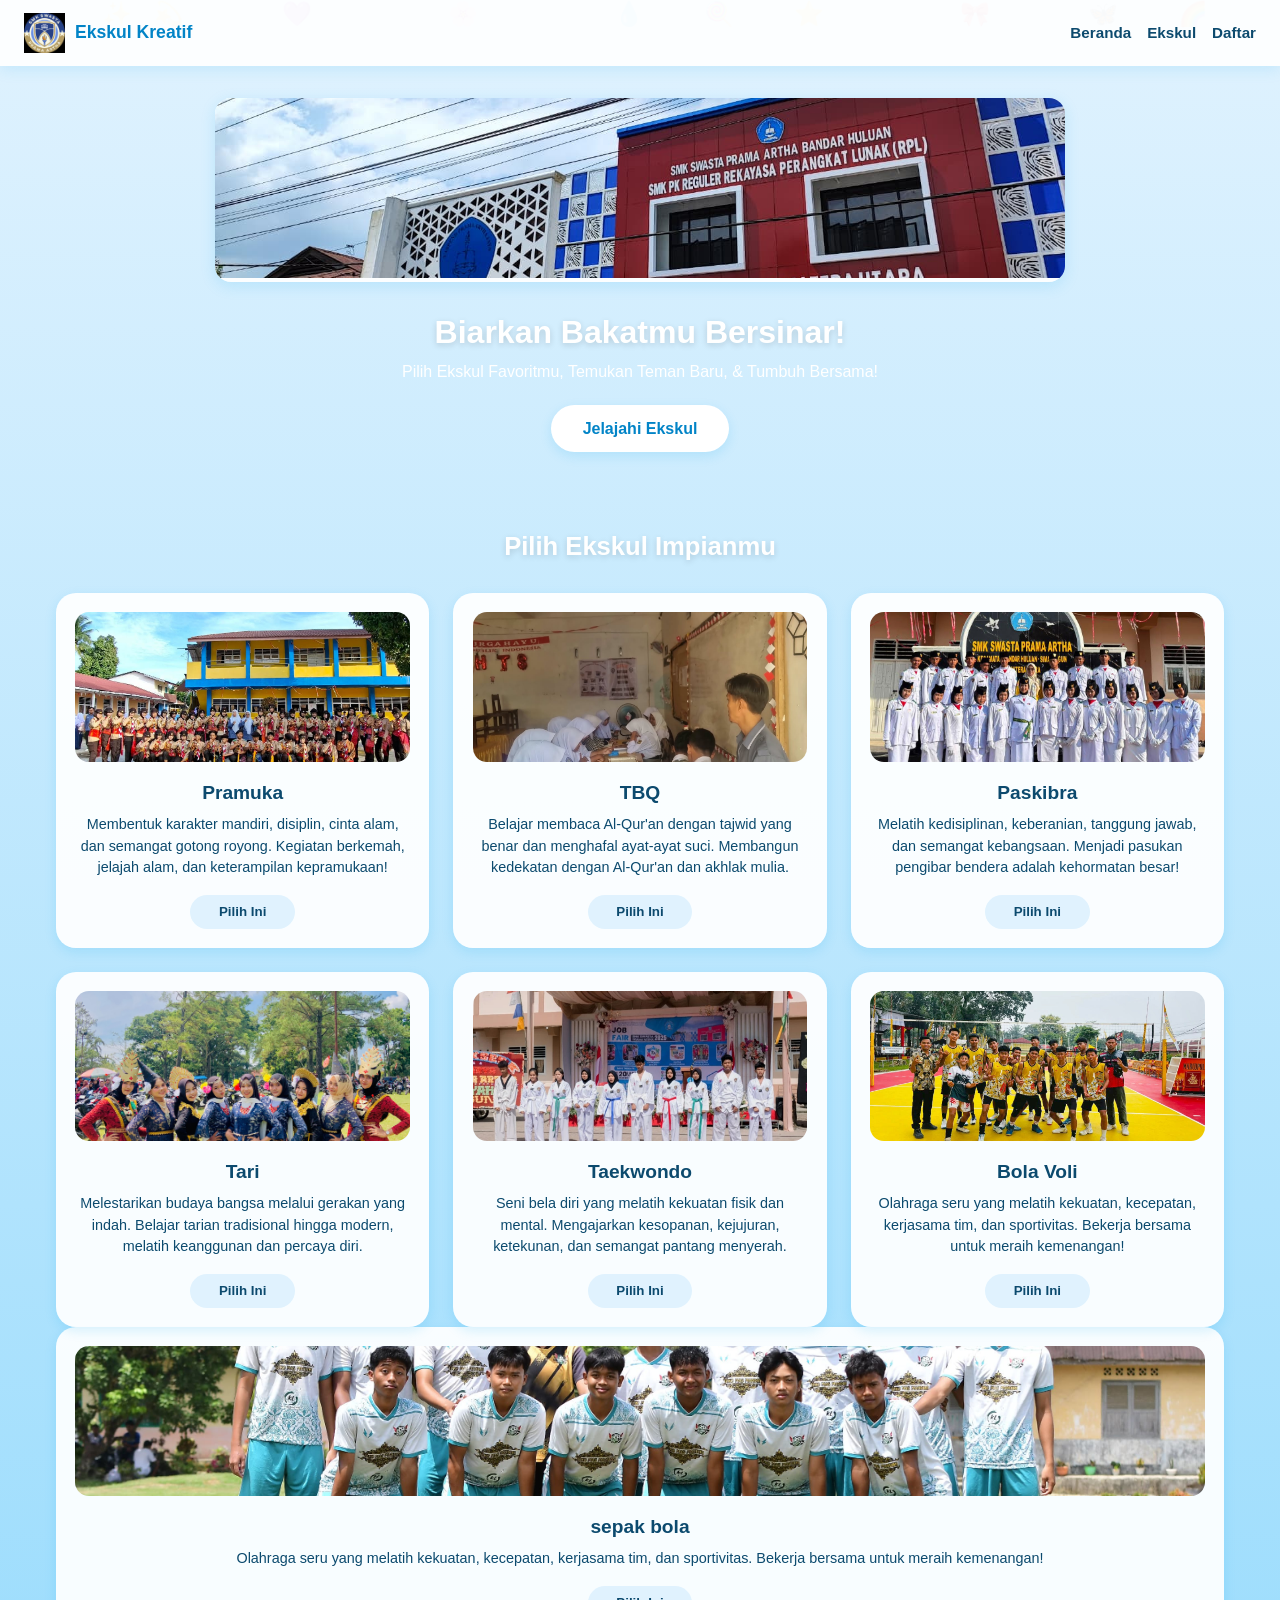
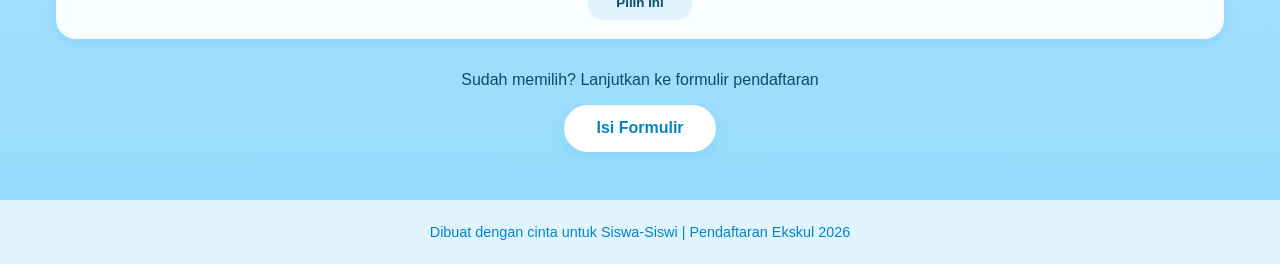
<file: index.html>
<!DOCTYPE html>
<html lang="id">
<head>
    <meta charset="UTF-8">
    <meta name="viewport" content="width=device-width, initial-scale=1.0">
    <title>Pendaftaran Ekskul Sekolah</title>
    <link rel="stylesheet" href="css/style.css">
</head>
<body>
    <div class="bubbles">
        <span>✨</span><span>💜</span><span>🌸</span><span>💧</span><span>⭐</span>
        <span>🎀</span><span>🦋</span><span>💫</span><span>🍭</span><span>🌈</span>
    </div>

    <nav class="navbar">
        <div class="logo-container">
            <img src="asset/image/logo.png" alt="Logo Sekolah" class="logo-img">
            <span class="logo-text">Ekskul Kreatif</span>
        </div>
        <ul class="nav-links">
            <li><a href="#beranda">Beranda</a></li>
            <li><a href="#daftar-ekskul">Ekskul</a></li>
            <li><a href="form.html">Daftar</a></li>
        </ul>
    </nav>

    <section class="hero" id="beranda">
        <div class="banner-container">
            <img src="asset/image/banner.jpg" alt="Banner Sekolah" class="banner-img">
        </div>
        <h1>Biarkan Bakatmu Bersinar!</h1>
        <p class="sub-judul">Pilih Ekskul Favoritmu, Temukan Teman Baru, & Tumbuh Bersama!</p>
        <a href="#daftar-ekskul" class="tombol-utama">Jelajahi Ekskul</a>
    </section>

    <section class="ekskul-section" id="daftar-ekskul">
        <h2 class="bagian-judul">Pilih Ekskul Impianmu</h2>
        <div class="grid-ekskul">
            <div class="kartu-ekskul">
                <img src="asset/image/pramuka.jpg" alt="Pramuka" class="gambar-ekskul">
                <h3>Pramuka</h3>
                <p class="deskripsi">Membentuk karakter mandiri, disiplin, cinta alam, dan semangat gotong royong. Kegiatan berkemah, jelajah alam, dan keterampilan kepramukaan!</p>
                <button class="tombol-pilih" data-nama="Pramuka">Pilih Ini</button>
            </div>

            <div class="kartu-ekskul">
                <img src="asset/image/tbq.jpg" alt="TBQ" class="gambar-ekskul">
                <h3>TBQ</h3>
                <p class="deskripsi">Belajar membaca Al-Qur'an dengan tajwid yang benar dan menghafal ayat-ayat suci. Membangun kedekatan dengan Al-Qur'an dan akhlak mulia.</p>
                <button class="tombol-pilih" data-nama="TBQ">Pilih Ini</button>
            </div>

            <div class="kartu-ekskul">
                <img src="asset/image/paskibra.jpg" alt="Paskibra" class="gambar-ekskul">
                <h3>Paskibra</h3>
                <p class="deskripsi">Melatih kedisiplinan, keberanian, tanggung jawab, dan semangat kebangsaan. Menjadi pasukan pengibar bendera adalah kehormatan besar!</p>
                <button class="tombol-pilih" data-nama="Paskibra">Pilih Ini</button>
            </div>

            <div class="kartu-ekskul">
                <img src="asset/image/tari.jpg" alt="Tari" class="gambar-ekskul">
                <h3>Tari</h3>
                <p class="deskripsi">Melestarikan budaya bangsa melalui gerakan yang indah. Belajar tarian tradisional hingga modern, melatih keanggunan dan percaya diri.</p>
                <button class="tombol-pilih" data-nama="Tari">Pilih Ini</button>
            </div>

            <div class="kartu-ekskul">
                <img src="asset/image/taekwondo.jpg" alt="Taekwondo" class="gambar-ekskul">
                <h3>Taekwondo</h3>
                <p class="deskripsi">Seni bela diri yang melatih kekuatan fisik dan mental. Mengajarkan kesopanan, kejujuran, ketekunan, dan semangat pantang menyerah.</p>
                <button class="tombol-pilih" data-nama="Taekwondo">Pilih Ini</button>
            </div>

            <div class="kartu-ekskul">
                <img src="asset/image/voli.jpg" alt="Bola Voli" class="gambar-ekskul">
                <h3>Bola Voli</h3>
                <p class="deskripsi">Olahraga seru yang melatih kekuatan, kecepatan, kerjasama tim, dan sportivitas. Bekerja bersama untuk meraih kemenangan!</p>
                <button class="tombol-pilih" data-nama="Voli">Pilih Ini</button>
            </div>
        </div>
    
      <div class="kartu-ekskul">
                <img src="asset/image/sepakbola.jpg" alt="sepak bola" class="gambar-ekskul">
                <h3>sepak bola</h3>
                <p class="deskripsi">Olahraga seru yang melatih kekuatan, kecepatan, kerjasama tim, dan sportivitas. Bekerja bersama untuk meraih kemenangan!</p>
                <button class="tombol-pilih" data-nama="Voli">Pilih Ini</button>
            </div>
        </div>
        
        <div style="text-align: center; margin-top: 2rem;">
            <p style="margin-bottom: 1rem;">Sudah memilih? Lanjutkan ke formulir pendaftaran</p>
            <a href="form.html" class="tombol-utama">Isi Formulir</a>
        </div>
    </section>

    <footer>
        <p>Dibuat dengan cinta untuk Siswa-Siswi | Pendaftaran Ekskul 2026</p>
    </footer>

    <script src="js/script.js"></script>
</body>
</html>
</file>
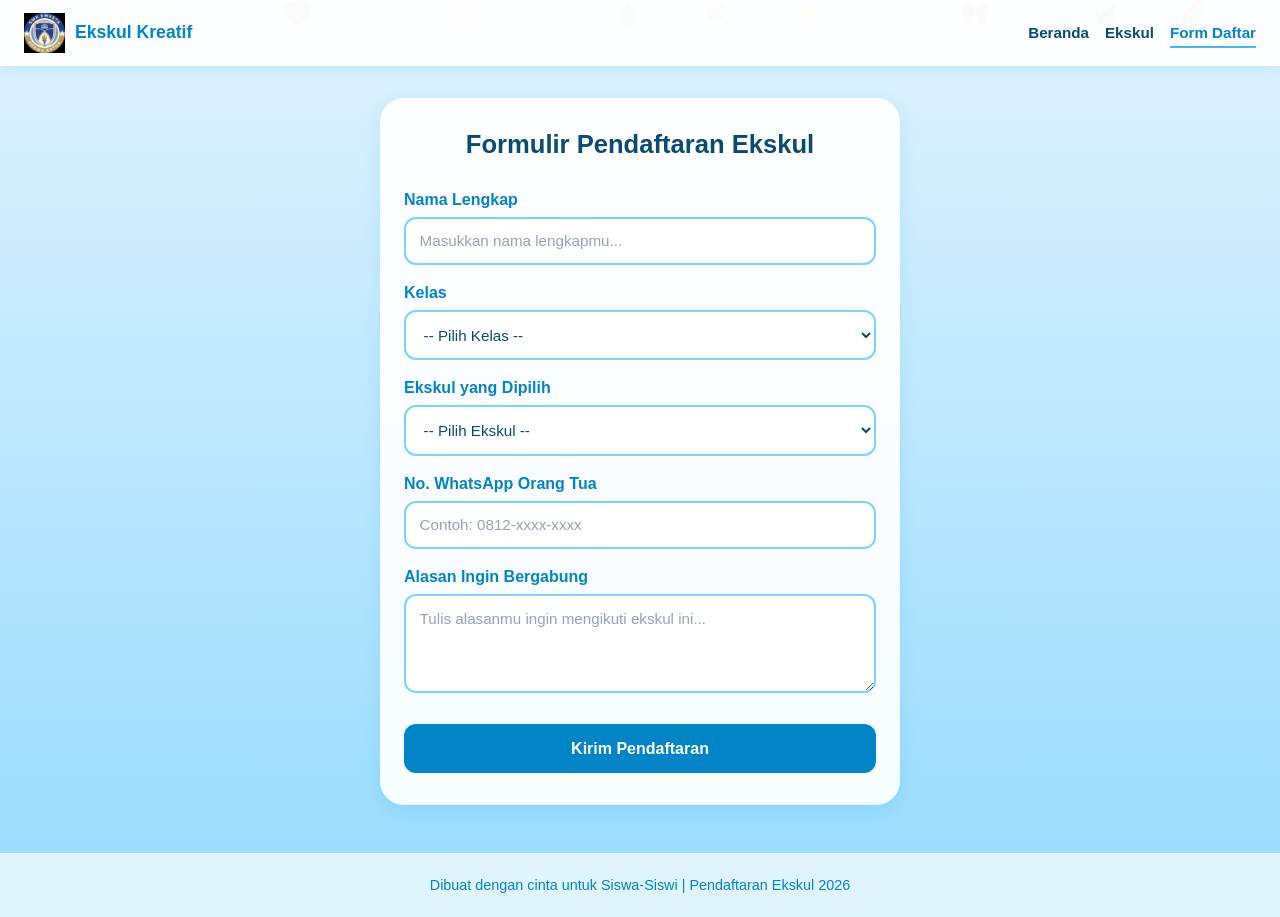
<file: form.html>
<!DOCTYPE html>
<html lang="id">
<head>
    <meta charset="UTF-8">
    <meta name="viewport" content="width=device-width, initial-scale=1.0">
    <title>Form Pendaftaran Ekskul</title>
    <link rel="stylesheet" href="css/style.css">
</head>
<body>
    <div class="bubbles">
        <span>✨</span><span>💜</span><span>🌸</span><span>💧</span><span>⭐</span>
        <span>🎀</span><span>🦋</span><span>💫</span><span>🍭</span><span>🌈</span>
    </div>

    <nav class="navbar">
        <div class="logo-container">
            <img src="asset/image/logo.png" alt="Logo Sekolah" class="logo-img">
            <span class="logo-text">Ekskul Kreatif</span>
        </div>
        <ul class="nav-links">
            <li><a href="index.html">Beranda</a></li>
            <li><a href="index.html#daftar-ekskul">Ekskul</a></li>
            <li><a href="form.html" class="aktif">Form Daftar</a></li>
        </ul>
    </nav>

    <section class="form-section">
        <h2 class="bagian-judul">Formulir Pendaftaran Ekskul</h2>
        
        <form id="form-pendaftaran">
            <div class="grup-input">
                <label>Nama Lengkap</label>
                <input type="text" id="nama-siswa" placeholder="Masukkan nama lengkapmu..." required>
            </div>

            <div class="grup-input">
                <label>Kelas</label>
                <select id="kelas" required>
                    <option value="">-- Pilih Kelas --</option>
                    <option value="1">Kelas 1</option>
                    <option value="2">Kelas 2</option>
                    <option value="3">Kelas 3</option>
                    <option value="4">Kelas 4</option>
                    <option value="5">Kelas 5</option>
                    <option value="6">Kelas 6</option>
                </select>
            </div>

            <div class="grup-input">
                <label>Ekskul yang Dipilih</label>
                <select id="ekskul-pilihan" required>
                    <option value="">-- Pilih Ekskul --</option>
                    <option value="Pramuka">Pramuka</option>
                    <option value="TBQ">TBQ</option>
                    <option value="Paskibra">Paskibra</option>
                    <option value="Tari">Tari</option>
                    <option value="Taekwondo">Taekwondo</option>
                    <option value="Voli">Bola Voli</option>
                </select>
            </div>

            <div class="grup-input">
                <label>No. WhatsApp Orang Tua</label>
                <input type="tel" id="wa-orangtua" placeholder="Contoh: 0812-xxxx-xxxx" required>
            </div>

            <div class="grup-input">
                <label>Alasan Ingin Bergabung</label>
                <textarea id="alasan" rows="4" placeholder="Tulis alasanmu ingin mengikuti ekskul ini..."></textarea>
            </div>

            <button type="submit" class="tombol-kirim">Kirim Pendaftaran</button>
        </form>

        <div id="pesan-berhasil" class="sembunyi">
            Terima kasih! Pendaftaranmu sudah terkirim! Kami akan segera menghubungi orang tua kamu.
        </div>
    </section>

    <footer>
        <p>Dibuat dengan cinta untuk Siswa-Siswi | Pendaftaran Ekskul 2026</p>
    </footer>

    <script src="js/script.js"></script>
</body>
</html>
</file>
<file: css/style.css>
:root {
    --biru-gelap: #0c4a6e;
    --biru-utama: #0284c7;
    --biru-terang: #38bdf8;
    --biru-muda: #7dd3fc;
    --biru-sangatmuda: #e0f2fe;
    --putih: #FFFFFF;
    --putih-transparan: rgba(255, 255, 255, 0.92);
    --teks-gelap: #0c4a6e;
    --bayangan: rgba(14, 165, 233, 0.15);
}

* {
    margin: 0;
    padding: 0;
    box-sizing: border-box;
    font-family: sans-serif;
}

body {
    background: linear-gradient(180deg, #e0f2fe, #7dd3fc, #38bdf8, #0284c7);
    background-size: 400% 400%;
    animation: latarBergerak 15s ease infinite;
    min-height: 100vh;
    color: var(--teks-gelap);
    position: relative;
}

@keyframes latarBergerak {
    0% { background-position: 0% 0%; }
    50% { background-position: 0% 100%; }
    100% { background-position: 0% 0%; }
}

.bubbles {
    position: fixed;
    width: 100%;
    height: 100%;
    top: 0;
    left: 0;
    pointer-events: none;
    z-index: 1;
}

.bubbles span {
    position: absolute;
    font-size: 1.5rem;
    animation: naikTurun 8s infinite ease-in-out;
    opacity: 0.25;
}

.bubbles span:nth-child(1) { left: 8%; animation-delay: 0s; }
.bubbles span:nth-child(2) { left: 22%; animation-delay: 1.2s; }
.bubbles span:nth-child(3) { left: 35%; animation-delay: 2.1s; }
.bubbles span:nth-child(4) { left: 48%; animation-delay: 0.6s; }
.bubbles span:nth-child(5) { left: 62%; animation-delay: 3.3s; }
.bubbles span:nth-child(6) { left: 75%; animation-delay: 1.8s; }
.bubbles span:nth-child(7) { left: 85%; animation-delay: 4.2s; }
.bubbles span:nth-child(8) { left: 12%; animation-delay: 2.8s; }
.bubbles span:nth-child(9) { left: 55%; animation-delay: 5.1s; }
.bubbles span:nth-child(10) { left: 92%; animation-delay: 3.6s; }

@keyframes naikTurun {
    0% { transform: translateY(110vh) scale(0.5); opacity: 0; }
    20% { opacity: 0.4; }
    100% { transform: translateY(-10vh) scale(1.2); opacity: 0; }
}

.navbar {
    position: sticky;
    top: 0;
    z-index: 100;
    background: rgba(255, 255, 255, 0.9);
    padding: 0.8rem 1.5rem;
    display: flex;
    justify-content: space-between;
    align-items: center;
    box-shadow: 0 2px 15px var(--bayangan);
}

.logo-container {
    display: flex;
    align-items: center;
    gap: 0.6rem;
}

.logo-img {
    height: 40px;
    width: auto;
}

.logo-text {
    font-size: 1.1rem;
    font-weight: bold;
    color: var(--biru-utama);
}

.nav-links {
    display: flex;
    list-style: none;
    gap: 1rem;
}

.nav-links a {
    text-decoration: none;
    color: var(--teks-gelap);
    font-weight: bold;
    font-size: 0.95rem;
    padding-bottom: 0.3rem;
}

.nav-links a:hover,
.nav-links a.aktif {
    color: var(--biru-utama);
    border-bottom: 2px solid var(--biru-terang);
}

.hero {
    text-align: center;
    padding: 2rem 1rem 3rem;
    position: relative;
    z-index: 2;
}

.banner-container {
    width: 100%;
    max-width: 850px;
    margin: 0 auto 2rem;
    border-radius: 16px;
    overflow: hidden;
    background: var(--putih-transparan);
    box-shadow: 0 4px 15px var(--bayangan);
}

.banner-img {
    width: 100%;
    height: 180px;
    object-fit: cover;
}

.hero h1 {
    font-size: 2rem;
    margin-bottom: 0.8rem;
    color: var(--putih);
    text-shadow: 0 2px 6px rgba(0, 0, 0, 0.15);
}

.sub-judul {
    font-size: 1rem;
    margin-bottom: 1.5rem;
    color: var(--putih);
}

.tombol-utama {
    display: inline-block;
    padding: 0.9rem 2rem;
    background: var(--putih);
    color: var(--biru-utama);
    font-weight: bold;
    border-radius: 50px;
    text-decoration: none;
    border: none;
    cursor: pointer;
    box-shadow: 0 4px 12px var(--bayangan);
}

.tombol-utama:hover {
    transform: translateY(-2px);
}

.ekskul-section {
    padding: 2rem 1rem 3rem;
    max-width: 1200px;
    margin: 0 auto;
    position: relative;
    z-index: 2;
}

.bagian-judul {
    text-align: center;
    font-size: 1.6rem;
    margin-bottom: 2rem;
    color: var(--putih);
    text-shadow: 0 2px 6px rgba(0, 0, 0, 0.15);
}

.grid-ekskul {
    display: grid;
    grid-template-columns: repeat(auto-fit, minmax(280px, 1fr));
    gap: 1.5rem;
}

.kartu-ekskul {
    background: var(--putih-transparan);
    border-radius: 20px;
    padding: 1.2rem;
    text-align: center;
    box-shadow: 0 4px 12px var(--bayangan);
}

.gambar-ekskul {
    width: 100%;
    height: 150px;
    object-fit: cover;
    border-radius: 14px;
    margin-bottom: 1rem;
}

.kartu-ekskul h3 {
    font-size: 1.2rem;
    margin-bottom: 0.6rem;
    color: var(--biru-gelap);
}

.deskripsi {
    font-size: 0.9rem;
    line-height: 1.5;
    margin-bottom: 1rem;
    color: var(--teks-gelap);
}

.tombol-pilih {
    padding: 0.6rem 1.8rem;
    background: var(--biru-sangatmuda);
    border: none;
    border-radius: 50px;
    font-weight: bold;
    color: var(--biru-gelap);
    cursor: pointer;
    transition: all 0.2s;
}

.tombol-pilih:hover {
    background: var(--biru-muda);
}

.tombol-pilih.terpilih {
    background: #a7f3d0;
}

.form-section {
    max-width: 520px;
    margin: 2rem auto 3rem;
    padding: 2rem 1.5rem;
    background: var(--putih-transparan);
    border-radius: 24px;
    box-shadow: 0 6px 18px var(--bayangan);
    position: relative;
    z-index: 2;
}

.form-section .bagian-judul {
    color: var(--biru-gelap);
    text-shadow: none;
}

.grup-input {
    margin-bottom: 1.2rem;
}

.grup-input label {
    display: block;
    margin-bottom: 0.5rem;
    font-weight: bold;
    color: var(--biru-utama);
}

.grup-input input,
.grup-input select,
.grup-input textarea {
    width: 100%;
    padding: 0.85rem;
    border: 2px solid var(--biru-muda);
    border-radius: 12px;
    font-size: 0.95rem;
    background: var(--putih);
    color: var(--teks-gelap);
}

.grup-input input::placeholder,
.grup-input textarea::placeholder {
    color: #94a3b8;
}

.grup-input input:focus,
.grup-input select:focus,
.grup-input textarea:focus {
    outline: none;
    border-color: var(--biru-utama);
    box-shadow: 0 0 0 3px rgba(56, 189, 248, 0.15);
}

.tombol-kirim {
    width: 100%;
    padding: 0.95rem;
    background: var(--biru-utama);
    border: none;
    border-radius: 12px;
    font-size: 1rem;
    font-weight: bold;
    color: var(--putih);
    cursor: pointer;
    margin-top: 0.5rem;
    transition: background 0.2s;
}

.tombol-kirim:hover {
    background: var(--biru-gelap);
}

.sembunyi {
    display: none;
}

#pesan-berhasil {
    margin-top: 1.2rem;
    padding: 1rem;
    background: #f0fdf4;
    border-radius: 12px;
    text-align: center;
    font-weight: bold;
    color: #166534;
}

footer {
    text-align: center;
    padding: 1.5rem;
    background: rgba(255, 255, 255, 0.7);
    color: var(--biru-utama);
    font-size: 0.9rem;
}

@media (max-width: 600px) {
    .navbar {
        flex-direction: column;
        gap: 0.6rem;
    }
    .hero h1 {
        font-size: 1.5rem;
    }
    .grid-ekskul {
        grid-template-columns: 1fr;
    }
    .form-section {
        margin: 1rem;
    }
}
</file>
